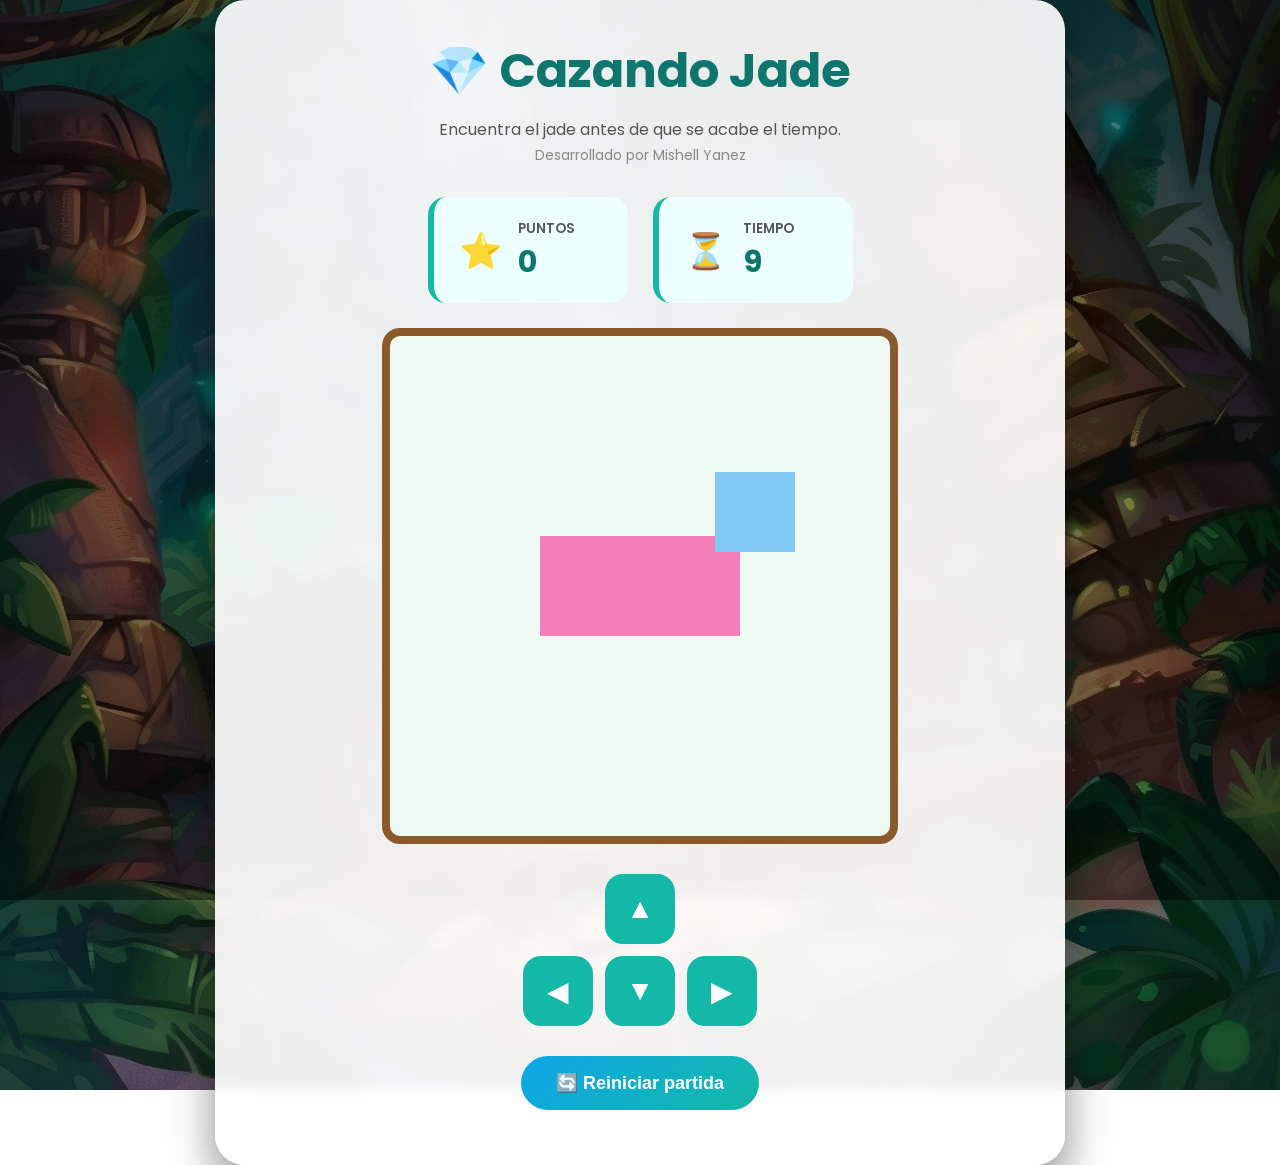
<file: index.html>
<!DOCTYPE html>
<html lang="es">

<head>

    <meta charset="UTF-8">

    <meta name="viewport" content="width=device-width, initial-scale=1.0">

    <title>Cazando Jade</title>

    <link rel="preconnect" href="https://fonts.googleapis.com">

    <link rel="preconnect" href="https://fonts.gstatic.com" crossorigin>

    <link href="https://fonts.googleapis.com/css2?family=Poppins:wght@300;400;600;700;800&display=swap" rel="stylesheet">

    <link rel="stylesheet" href="cazando.css">

</head>

<body onload="iniciarJuego()">

<div class="contenedor">

    <div class="cabecera">

        <h1>💎 Cazando Jade</h1>

        <p>
            Encuentra el jade antes de que se acabe el tiempo.
        </p>

        <span>Desarrollado por Mishell Yanez</span>

    </div>

    <div class="panel">

        <div class="info">

            <span class="icono">⭐</span>

            <div>

                <small>PUNTOS</small>

                <h2 id="puntos">0</h2>

            </div>

        </div>

        <div class="info">

            <span class="icono">⏳</span>

            <div>

                <small>TIEMPO</small>

                <h2 id="tiempo">10</h2>

            </div>

        </div>

    </div>

    <div class="juego">

        <canvas id="areaJuego" width="500" height="500"></canvas>

    </div>

    <div class="controles">

        <button onclick="moverArriba()">▲</button>

        <div>

            <button onclick="moverIzquierda()">◀</button>

            <button onclick="moverAbajo()">▼</button>

            <button onclick="moverDerecha()">▶</button>

        </div>

    </div>

    <button class="reiniciar" onclick="reiniciar()">

        🔄 Reiniciar partida

    </button>

    <p id="mensaje"></p>

</div>

<script src="cazando.js"></script>

<script src="utils.js"></script>

</body>

</html>
</file>
<file: cazando.css>
*{
    margin:0;
    padding:0;
    box-sizing:border-box;
}

body{

    font-family:'Poppins',sans-serif;

    background-image:
        linear-gradient(rgba(0,0,0,.45),rgba(0,0,0,.45)),
        url("fondo.jpg");

    background-size:cover;

    background-position:center;

    background-repeat:no-repeat;

    background-attachment:fixed;

    min-height:100vh;

    display:flex;

    justify-content:center;

    align-items:center;

}

.contenedor{

    width:850px;

    background:rgba(255,255,255,.92);

    backdrop-filter:blur(6px);

    border-radius:30px;

    padding:35px;

    box-shadow:0 20px 45px rgba(0,0,0,.45);

}

.cabecera{

    text-align:center;

    margin-bottom:30px;

}

.cabecera h1{

    font-size:48px;

    color:#0F766E;

    margin-bottom:10px;

}

.cabecera p{

    color:#555;

}

.cabecera span{

    color:#888;

    font-size:14px;

}

.panel{

    display:flex;

    justify-content:center;

    gap:25px;

    margin-bottom:25px;

}

.info{

    display:flex;

    align-items:center;

    gap:15px;

    background:#ECFEFF;

    border-left:6px solid #14B8A6;

    padding:18px 25px;

    border-radius:18px;

    min-width:200px;

}

.icono{

    font-size:35px;

}

.info small{

    color:#555;

    font-weight:600;

}

.info h2{

    color:#0F766E;

    font-size:30px;

}

.juego{

    display:flex;

    justify-content:center;

}

canvas{

    border:8px solid #8B5A2B;

    border-radius:18px;

    background:#eefaf3;

}

.controles{

    display:flex;

    flex-direction:column;

    align-items:center;

    gap:12px;

    margin-top:30px;

}

.controles div{

    display:flex;

    gap:12px;

}

.controles button{

    width:70px;

    height:70px;

    border:none;

    border-radius:18px;

    background:#14B8A6;

    color:white;

    font-size:28px;

    cursor:pointer;

    transition:.3s;

}

.controles button:hover{

    transform:translateY(-4px);

    background:#0F766E;

}

.reiniciar{

    display:block;

    margin:30px auto 10px;

    padding:16px 35px;

    border:none;

    border-radius:40px;

    background:linear-gradient(135deg,#0EA5E9,#14B8A6);

    color:white;

    font-size:18px;

    font-weight:700;

    cursor:pointer;

    transition:.3s;

}

.reiniciar:hover{

    transform:scale(1.05);

}

#mensaje{

    text-align:center;

    margin-top:20px;

    font-size:22px;

    font-weight:700;

    color:#DC2626;

}
</file>
